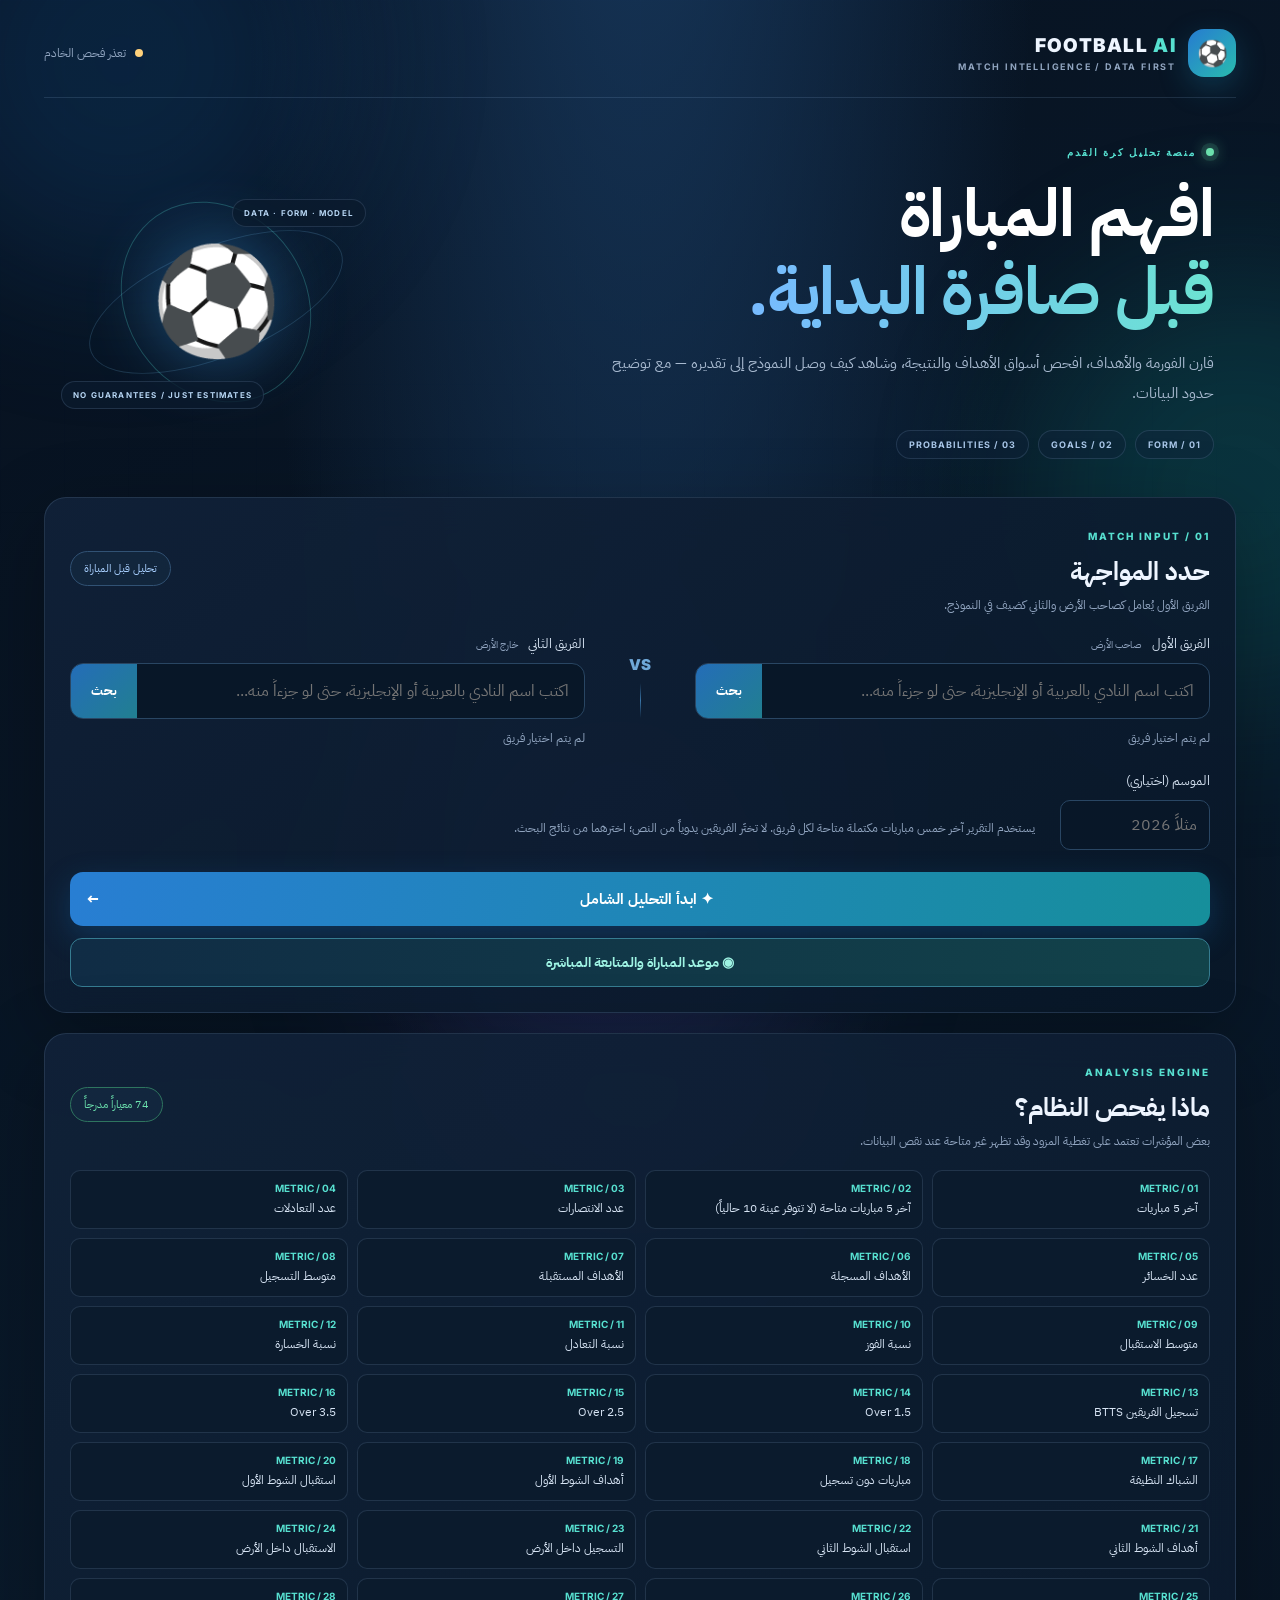
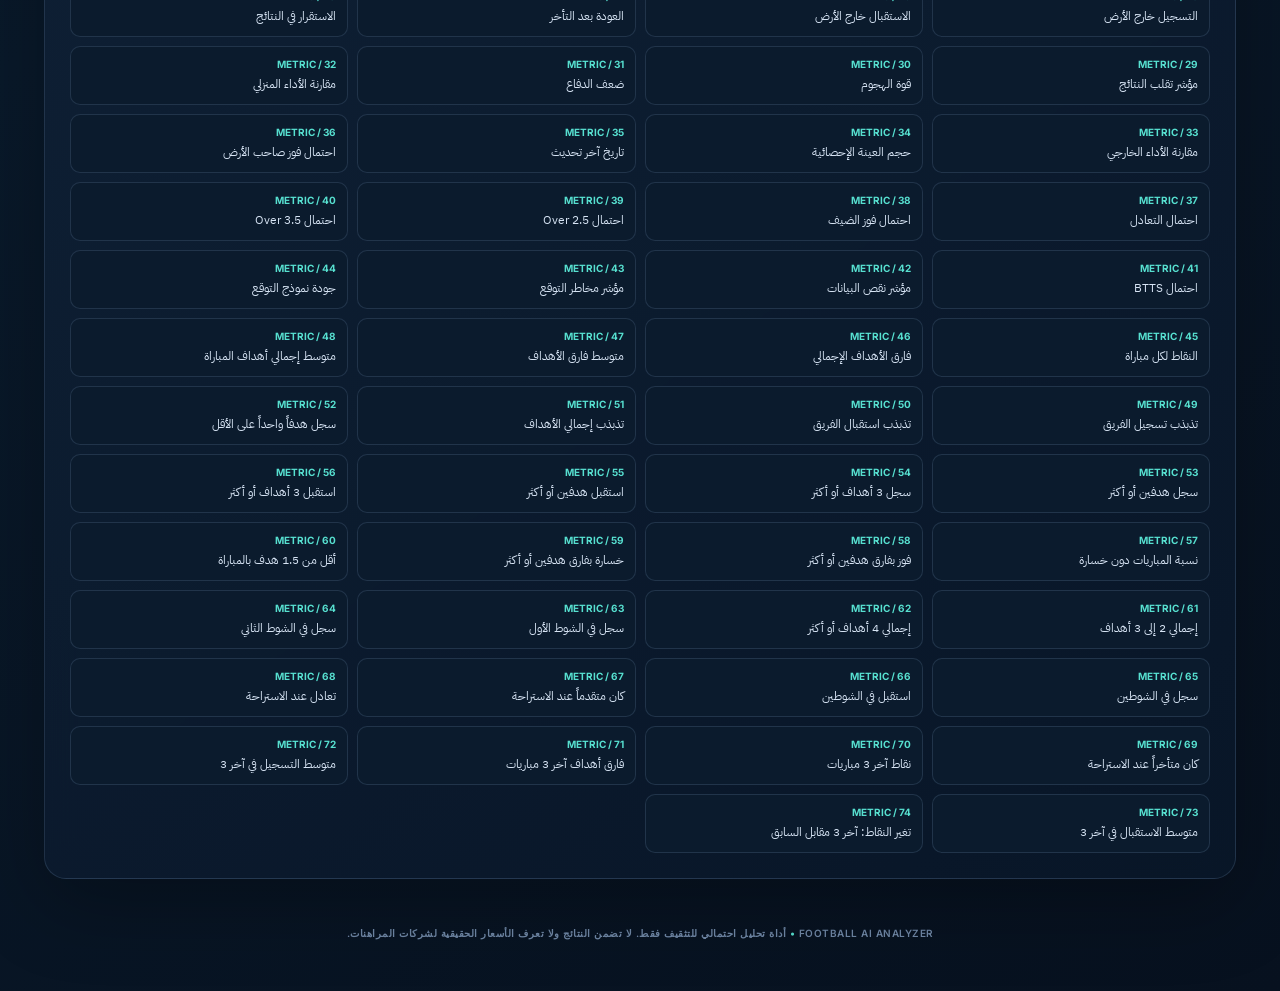
<file: site/index.html>
<!doctype html>
<html lang="ar" dir="rtl">
<head>
<meta charset="utf-8"><meta name="viewport" content="width=device-width, initial-scale=1">
<meta name="theme-color" content="#07111f">
<title>FOOTBALL AI ANALYZER — Match Intelligence</title>
<link rel="preconnect" href="https://fonts.googleapis.com"><link rel="preconnect" href="https://fonts.gstatic.com" crossorigin>
<link href="https://fonts.googleapis.com/css2?family=IBM+Plex+Sans+Arabic:wght@400;500;600;700&family=Inter:wght@400;500;600;700;800;900&display=swap" rel="stylesheet">
<link rel="stylesheet" href="./style.css">
</head>
<body>
<div class="ambient ambient-one"></div><div class="ambient ambient-two"></div><div class="ambient ambient-three"></div><div class="pitch-lines"></div>
<div class="shell">
  <header class="topbar"><a class="brand" href="#top"><div class="brand-mark">⚽</div><div><div class="brand-name">FOOTBALL <span>AI</span></div><div class="brand-sub">MATCH INTELLIGENCE / DATA FIRST</div></div></a><div class="status"><i id="statusDot"></i><span id="statusText">جارٍ فحص مصدر البيانات</span></div></header>
  <section class="hero" id="top"><div class="hero-copy"><div class="eyebrow"><span class="live-pulse"></span> منصة تحليل كرة القدم</div><h1>افهم المباراة<br><span>قبل صافرة البداية.</span></h1><p>قارن الفورمة والأهداف، افحص أسواق الأهداف والنتيجة، وشاهد كيف وصل النموذج إلى تقديره — مع توضيح حدود البيانات.</p><div class="hero-tags"><span>01 / FORM</span><span>02 / GOALS</span><span>03 / PROBABILITIES</span></div></div><div class="hero-visual"><div class="orbit orbit-a"></div><div class="orbit orbit-b"></div><div class="hero-ball">⚽</div><div class="hero-chip chip-top">DATA · FORM · MODEL</div><div class="hero-chip chip-bottom">NO GUARANTEES / JUST ESTIMATES</div></div></section>
  <section class="panel match-panel"><div class="section-head"><div><span class="step">01 / MATCH INPUT</span><h2>حدد المواجهة</h2><p class="section-desc">الفريق الأول يُعامل كصاحب الأرض والثاني كضيف في النموذج.</p></div><span class="pill">تحليل قبل المباراة</span></div>
    <div class="match-grid">
      <div class="team-field"><label>الفريق الأول <small>صاحب الأرض</small></label><div class="search-wrap"><input id="teamAInput" placeholder="اكتب اسم النادي بالعربية أو الإنجليزية، حتى لو جزءاً منه..." autocomplete="off"><button class="search-btn" onclick="searchTeam('A')">بحث</button></div><div id="teamAResults" class="results"></div><div id="teamASelected" class="selected">لم يتم اختيار فريق</div></div>
      <div class="versus"><span>VS</span><i></i></div>
      <div class="team-field"><label>الفريق الثاني <small>خارج الأرض</small></label><div class="search-wrap"><input id="teamBInput" placeholder="اكتب اسم النادي بالعربية أو الإنجليزية، حتى لو جزءاً منه..." autocomplete="off"><button class="search-btn" onclick="searchTeam('B')">بحث</button></div><div id="teamBResults" class="results"></div><div id="teamBSelected" class="selected">لم يتم اختيار فريق</div></div>
    </div>
    <div class="options-row"><div><label for="season">الموسم (اختياري)</label><input id="season" type="number" placeholder="مثلاً 2026" min="2000" max="2100"></div><div class="hint">يستخدم التقرير آخر خمس مباريات مكتملة متاحة لكل فريق. لا تختَر الفريقين يدوياً من النص؛ اخترهما من نتائج البحث.</div></div>
    <button id="analyzeBtn" class="primary" onclick="runAnalysis()"><span>✦</span> ابدأ التحليل الشامل <b>←</b></button>
    <button id="matchCenterBtn" class="match-center-trigger" onclick="loadMatchCenter()">◉ موعد المباراة والمتابعة المباشرة</button>
    <div id="errorBox" class="error hidden"></div>
  </section>
  <section id="matchCenterPanel" class="panel match-center hidden">
    <div class="section-head"><div><span class="step">LIVE MATCH CENTER</span><h2>مركز المباراة المباشر</h2><p class="section-desc">العدّ التنازلي قبل البداية، والنتيجة والأحداث أثناء اللعب من Highlightly.</p></div><span id="mcBadge" class="pill">بانتظار اختيار المباراة</span></div>
    <div class="mc-scoreboard">
      <div class="mc-team"><img id="mcHomeLogo" alt=""/><strong id="mcHomeName">صاحب الأرض</strong><small>HOME</small></div>
      <div class="mc-middle"><span id="mcStatus">—</span><strong id="mcScore">VS</strong><b id="mcClock">—</b><small id="mcKickoff">—</small></div>
      <div class="mc-team"><img id="mcAwayLogo" alt=""/><strong id="mcAwayName">الضيف</strong><small>AWAY</small></div>
    </div>
    <div class="mc-timer-wrap"><span id="mcTimerLabel">الوقت المتبقي لبداية المباراة</span><strong id="mcTimer">—</strong><small id="mcTimerHint">يظهر الموعد حسب توقيت جهازك</small></div>
    <div class="mc-events-head"><h3>أحداث المباراة</h3><button class="outline" id="mcRefreshBtn" onclick="refreshMatchCenter(true)">تحديث الآن ↻</button></div>
    <div id="mcEvents" class="mc-events"><div class="selected">اختر الفريقين ثم اضغط على متابعة المباراة.</div></div>
    <div class="mc-footnote" id="mcFootnote">تُحدّث الأحداث دورياً. قائمة Highlightly الحالية لا تتضمن التسلل أو الإصابة كحدثين مستقلين؛ لذلك لن نعرضهما إلا إذا أرسلهما المزود ضمن بيانات المباراة.</div>
  </section>

  <section id="report" class="hidden">
    <div class="report-head"><div><span class="step">02 / ANALYSIS REPORT</span><h2>تقرير المواجهة</h2><p id="generatedAt" class="muted"></p></div><button class="outline" onclick="window.print()">طباعة التقرير ⎙</button></div>
    <div id="summaryCards" class="summary-grid"></div>
    <div class="panel model-panel"><div class="section-head"><div><span class="step">MODEL OUTPUT</span><h3>من يملك الأفضلية؟</h3></div><span class="pill amber">تقدير إحصائي</span></div><div id="modelBox"></div><div id="predictionHero"></div></div>
    <div class="panel betting-panel"><div class="section-head"><div><span class="step">MARKET PROBABILITIES</span><h3>احتمالات أسواق المباراة</h3><p class="section-desc">200 سوق للمقارنة؛ الاحتمالات تقديرات نموذجية وليست أسعار مراهنات فعلية.</p></div><span class="pill">200 سوقاً واحتمالاً</span></div><div id="bettingPanel"></div></div>
    <div class="panel"><div class="section-head"><div><span class="step">WHY THIS ESTIMATE?</span><h3>لماذا رجّح النموذج هذه القراءة؟</h3></div></div><div id="reasoningPanel" class="reason-grid"></div></div>
    <div class="panel"><div class="section-head"><div><span class="step">TEAM COMPARISON</span><h3>مقارنة الفريقين</h3></div></div><div id="comparison"></div></div>
    <div class="panel"><div class="section-head"><div><span class="step">ANALYSIS METRICS</span><h3>تفاصيل المؤشرات</h3><p class="section-desc">30 مؤشراً إضافياً مشتقة من نفس عينة آخر خمس مباريات؛ لا تعني زيادة عدد المباريات.</p></div></div><div id="analysisPoints" class="points-grid"></div></div>
    <div class="panel"><div class="section-head"><div><span class="step">RECENT FORM</span><h3>آخر المباريات المكتملة</h3></div></div><div id="recentMatches" class="recent-grid"></div></div>
    <div id="warnings" class="warning-list"></div>
  </section>
  <section class="panel modules"><div class="section-head"><div><span class="step">ANALYSIS ENGINE</span><h2>ماذا يفحص النظام؟</h2><p class="section-desc">بعض المؤشرات تعتمد على تغطية المزود وقد تظهر غير متاحة عند نقص البيانات.</p></div><span class="pill green">74 معياراً مدرجاً</span></div><div id="moduleList" class="module-grid"></div></section>
  <footer>FOOTBALL AI ANALYZER <span>•</span> أداة تحليل احتمالي للتثقيف فقط. لا تضمن النتائج ولا تعرف الأسعار الحقيقية لشركات المراهنات.</footer>
</div>
<script src="./config.js"></script><script src="./app.js"></script>
</body></html>
</file>
<file: site/style.css>
:root{--bg:#07111f;--panel:rgba(13,27,47,.82);--panel2:#10223a;--line:rgba(142,177,219,.17);--text:#eef5ff;--muted:#91a5c0;--blue:#64a9ff;--cyan:#57e0d0;--green:#6be0ad;--amber:#ffd17b;--red:#ff8294;--shadow:0 24px 80px rgba(0,0,0,.28)}*{box-sizing:border-box}html{scroll-behavior:smooth}body{margin:0;min-height:100vh;background:radial-gradient(ellipse at 50% -20%,#183a60 0,transparent 45%),linear-gradient(145deg,#07111f,#09192a 48%,#07111f);color:var(--text);font-family:'IBM Plex Sans Arabic',sans-serif;overflow-x:hidden}.ambient{position:fixed;z-index:-2;width:440px;height:440px;border-radius:50%;filter:blur(85px);opacity:.17;pointer-events:none}.ambient-one{background:#1c7bd5;top:-160px;left:-100px;animation:floatOne 19s ease-in-out infinite alternate}.ambient-two{background:#13bca9;right:-180px;top:30%;animation:floatTwo 23s ease-in-out infinite alternate}.ambient-three{background:#6543be;bottom:-230px;left:30%;animation:floatOne 25s ease-in-out infinite alternate-reverse}.pitch-lines{position:fixed;inset:0;z-index:-1;opacity:.13;pointer-events:none;background-image:linear-gradient(rgba(117,163,211,.09) 1px,transparent 1px),linear-gradient(90deg,rgba(117,163,211,.09) 1px,transparent 1px);background-size:64px 64px;mask-image:linear-gradient(to bottom,black,transparent 88%)}@keyframes floatOne{to{transform:translate(100px,90px) scale(1.25)}}@keyframes floatTwo{to{transform:translate(-120px,120px) scale(.82)}}.shell{max-width:1240px;margin:auto;padding:24px}.topbar{display:flex;align-items:center;justify-content:space-between;padding:5px 0 20px;border-bottom:1px solid var(--line)}.brand{display:flex;align-items:center;gap:12px;text-decoration:none;color:inherit}.brand-mark{width:48px;height:48px;border-radius:16px;display:grid;place-items:center;font-size:25px;background:linear-gradient(135deg,#267bd1,#29bcae);box-shadow:0 10px 30px #1b8fba44}.brand-name{font:900 19px Inter,sans-serif;letter-spacing:1.3px}.brand-name span{color:var(--cyan)}.brand-sub{font:700 9px Inter,sans-serif;letter-spacing:1.8px;color:var(--muted);margin-top:4px}.status{font-size:12px;color:var(--muted);display:flex;align-items:center;gap:9px}.status i{width:8px;height:8px;border-radius:50%;background:var(--amber)}.status i.online{background:var(--green);box-shadow:0 0 15px var(--green)}.hero{min-height:300px;display:flex;align-items:center;justify-content:space-between;padding:48px 22px 38px}.hero-copy{max-width:690px}.eyebrow,.step{font:800 10px Inter,sans-serif;letter-spacing:2px;color:var(--cyan)}.eyebrow{display:flex;align-items:center;gap:10px}.live-pulse{width:8px;height:8px;border-radius:50%;background:var(--green);box-shadow:0 0 0 5px #6be0ad20,0 0 15px var(--green)}h1{font-size:clamp(38px,6vw,66px);line-height:1.18;margin:17px 0;color:#fff;letter-spacing:-1px}h1 span{background:linear-gradient(90deg,#77baff,#6ce3d2);background-clip:text;color:transparent}.hero p{max-width:630px;color:#a8bad0;line-height:2;font-size:15px}.hero-tags{display:flex;gap:9px;flex-wrap:wrap;margin-top:22px}.hero-tags span{font:700 9px Inter,sans-serif;letter-spacing:1px;color:#a9c7e9;border:1px solid var(--line);border-radius:30px;padding:8px 12px;background:#10233a77}.hero-visual{position:relative;width:300px;height:230px;display:grid;place-items:center;flex-shrink:0}.hero-ball{font-size:105px;filter:drop-shadow(0 0 35px #3c9be477);animation:ballFloat 5s ease-in-out infinite}.orbit{position:absolute;border:1px solid #75b8e533;border-radius:50%;transform:rotate(-22deg)}.orbit-a{width:270px;height:110px;animation:orbit 16s linear infinite}.orbit-b{width:210px;height:180px;transform:rotate(55deg);border-color:#57e0d044;animation:orbit 20s linear infinite reverse}@keyframes ballFloat{50%{transform:translateY(-12px) rotate(9deg)}}@keyframes orbit{to{rotate:360deg}}.hero-chip{position:absolute;font:700 8px Inter,sans-serif;letter-spacing:1.2px;color:#b7d6f4;background:#0b1b2dcc;border:1px solid var(--line);border-radius:30px;padding:8px 11px}.chip-top{top:12px;right:0}.chip-bottom{bottom:8px;left:-5px}.panel{background:linear-gradient(145deg,rgba(17,34,57,.91),rgba(9,23,40,.91));border:1px solid var(--line);border-radius:22px;padding:25px;margin-bottom:20px;box-shadow:var(--shadow);backdrop-filter:blur(18px)}.section-head,.report-head{display:flex;align-items:center;justify-content:space-between;gap:16px;margin-bottom:20px}h2,h3{margin:6px 0 0}h2{font-size:25px}h3{font-size:20px}.section-desc{font-size:12px;color:var(--muted);margin:6px 0 0}.pill{font-size:11px;border:1px solid #315274;color:#a8d0ff;border-radius:30px;padding:8px 13px;white-space:nowrap;background:#17304a66}.pill.green{color:var(--green);border-color:#2e755f}.pill.amber{color:var(--amber);border-color:#775d32}.match-grid{display:grid;grid-template-columns:1fr 74px 1fr;gap:18px;align-items:center}.team-field label,.options-row label{display:block;color:#d1deed;font-size:13px;margin-bottom:10px}.team-field label small{color:var(--muted);font-size:10px;margin-right:7px}.search-wrap{display:flex;background:#081728;border:1px solid #294663;border-radius:13px;overflow:hidden;transition:.2s}.search-wrap:focus-within{border-color:#5aaaff;box-shadow:0 0 0 3px #5aaaff1b}.search-wrap input{border:0;background:transparent;flex:1;min-width:0;padding:15px;color:#fff;outline:none;font:inherit}.search-btn{border:0;background:linear-gradient(135deg,#246db8,#217f91);color:white;padding:0 20px;font-family:inherit;font-size:13px;font-weight:700;cursor:pointer}.versus{text-align:center;color:#6fa8d8;font:900 15px Inter}.versus span{display:block}.versus i{display:block;height:35px;width:1px;background:linear-gradient(transparent,#3975a8,transparent);margin:9px auto}.selected{font-size:12px;color:var(--muted);margin-top:10px;min-height:20px}.results{position:relative;z-index:5}.result-item{display:flex;align-items:center;gap:10px;width:100%;text-align:right;border:1px solid #294663;background:#10243a;color:white;padding:11px 13px;cursor:pointer}.result-item:hover{background:#1a3858}.result-item img{width:27px;height:27px;object-fit:contain}.options-row{display:flex;align-items:end;gap:25px;margin:22px 0}.options-row input{background:#081728;border:1px solid #294663;border-radius:10px;padding:12px;color:white;width:150px;font:inherit}.hint{font-size:12px;color:var(--muted);padding-bottom:10px;max-width:700px;line-height:1.8}.primary{width:100%;border:0;border-radius:13px;padding:16px;background:linear-gradient(100deg,#287ed3,#168f9b);color:white;font-family:inherit;font-weight:800;font-size:15px;cursor:pointer;box-shadow:0 10px 30px #1677c344;transition:transform .2s,filter .2s}.primary:hover{transform:translateY(-2px);filter:brightness(1.12)}.primary:disabled{opacity:.65;cursor:wait}.primary b{float:left}.error{margin-top:14px;color:#ffc2c2;background:#572b35;border:1px solid #89404e;padding:12px;border-radius:10px;font-size:13px}.hidden{display:none!important}.report-head{margin:36px 0 19px}.muted{color:var(--muted);font-size:12px}.outline{background:#10243a;border:1px solid #3b5879;color:#c2e0ff;border-radius:10px;padding:11px 15px;cursor:pointer}.summary-grid{display:grid;grid-template-columns:repeat(4,1fr);gap:12px;margin-bottom:20px}.stat-card{background:linear-gradient(145deg,#142b46,#0c1c30);border:1px solid var(--line);border-radius:16px;padding:17px}.stat-card small{color:var(--muted);font-size:11px}.stat-card strong{display:block;font:800 26px Inter;margin:8px 0;color:#fff}.stat-card em{font-size:11px;color:var(--cyan);font-style:normal}.score-prediction{display:flex;justify-content:space-between;align-items:center;gap:20px;padding:20px;border:1px solid #3978a355;border-radius:17px;background:radial-gradient(circle at 15% 50%,#236b9144,transparent 45%),#0a1b2e;margin-bottom:14px}.score-prediction>div:first-child small,.xg-pair small{display:block;color:var(--muted);font-size:11px}.score-prediction>div:first-child strong{display:block;font:900 48px Inter;color:#fff;margin:4px 0}.score-prediction>div:first-child span{font-size:12px;color:#bdd2e9}.xg-pair{display:flex;gap:25px}.xg-pair b{display:block;font:800 25px Inter;color:var(--cyan);margin-top:8px}.prob-grid{display:grid;grid-template-columns:repeat(3,1fr);gap:10px}.prob{background:#0b1b2d;border:1px solid var(--line);border-radius:13px;padding:15px;text-align:center}.prob span{display:block;color:#c4d7eb;font-size:12px}.prob strong{display:block;font:800 25px Inter;color:var(--cyan);margin-top:8px}.bar{height:7px;background:#24364e;border-radius:8px;overflow:hidden;margin-top:9px}.bar i{display:block;height:100%;background:linear-gradient(90deg,#287ed3,#55d6cf);border-radius:8px}.model-note{color:var(--muted);font-size:11px;margin-top:13px;line-height:1.9}.market-group{margin:18px 0}.market-group h4,.scores-box h4{margin:0 0 11px;color:#d8e9fb;font-size:14px}.market-grid{display:grid;grid-template-columns:repeat(4,1fr);gap:9px}.market-card{padding:13px;background:#0a1a2c;border:1px solid var(--line);border-radius:13px;min-width:0}.market-card span{display:block;font-size:11px;color:#b8cce2;min-height:34px}.market-card strong{display:block;font:800 22px Inter;color:#76dfd0;margin:7px 0}.market-card small{display:block;font-size:10px;color:var(--muted);margin-top:8px}.pick-card{margin-top:18px;padding:18px;border-radius:16px;border:1px solid #3a9e8a66;background:linear-gradient(120deg,#124a494d,#10253b)}.pick-kicker{font:800 9px Inter,sans-serif;letter-spacing:1.5px;color:var(--cyan)}.pick-main{display:flex;justify-content:space-between;align-items:center;gap:20px}.pick-main h4{font-size:19px;margin:9px 0 4px}.pick-main p{font-size:12px;color:#b8cce0;margin:0}.pick-main>strong{font:900 32px Inter;color:var(--green)}.pick-foot{font-size:11px;color:var(--muted);line-height:1.8;margin-bottom:0}.scores-box{margin-top:18px}.score-list{display:grid;grid-template-columns:repeat(5,1fr);gap:8px}.score-list>div{display:flex;justify-content:space-between;gap:8px;padding:11px;background:#0b1b2d;border:1px solid var(--line);border-radius:10px}.score-list b{font:800 16px Inter}.score-list span{font:700 12px Inter;color:var(--cyan)}.reason-grid{display:grid;grid-template-columns:repeat(2,1fr);gap:10px}.reason-card{padding:15px;border:1px solid var(--line);border-radius:13px;background:#0b1b2d}.reason-card>span{font:700 8px Inter;letter-spacing:1.3px;color:var(--cyan)}.reason-card h4{margin:8px 0;font-size:14px}.reason-card p{margin:0 0 8px;color:#d4e2f2;font-size:12px;line-height:1.7}.reason-card small{color:var(--muted);font-size:11px;line-height:1.7}.compare-table{width:100%;border-collapse:collapse;font-size:13px}.compare-table th,.compare-table td{padding:12px;border-bottom:1px solid var(--line);text-align:center}.compare-table th:first-child,.compare-table td:first-child{text-align:right;color:#b6c6da}.compare-table th{color:#9fcaff}.points-grid{display:grid;grid-template-columns:repeat(3,1fr);gap:9px}.point{background:#0b1b2d;border:1px solid var(--line);border-radius:11px;padding:12px}.point .pname{font-size:12px;color:#dce9f9}.point .pvalue{font:800 15px Inter;margin-top:7px;color:#69d7c7}.point .pnote{font-size:10px;color:var(--muted);margin-top:4px}.recent-grid{display:grid;grid-template-columns:1fr 1fr;gap:18px}.recent-team h4{margin:0 0 10px}.match-row{display:flex;justify-content:space-between;gap:10px;padding:10px 0;border-bottom:1px solid var(--line);font-size:12px;color:#c7d5e6}.form-chip{display:inline-grid;place-items:center;width:22px;height:22px;border-radius:6px;font:700 10px Inter;margin-left:4px}.W{background:#1b654e;color:#a4f2d1}.D{background:#6c5927;color:#ffe3a2}.L{background:#71333b;color:#ffc1c1}.warning-list{margin:15px 0}.warning{padding:11px 14px;background:#3b3020;border:1px solid #735b32;color:#f3d9a9;border-radius:10px;margin:8px 0;font-size:12px}.module-grid{display:grid;grid-template-columns:repeat(4,1fr);gap:9px}.module{background:#0b1b2d;border:1px solid var(--line);border-radius:10px;padding:11px;font-size:12px;color:#d7e4f4}.module span{display:block;color:var(--cyan);font:700 10px Inter;margin-bottom:5px}footer{text-align:center;color:#7088a7;font:600 10px Inter;letter-spacing:.5px;padding:28px 8px}footer span{color:var(--cyan)}@media(max-width:850px){.shell{padding:15px}.hero{padding:34px 7px}.hero-visual{width:210px;transform:scale(.82);margin-left:-25px}.summary-grid{grid-template-columns:repeat(2,1fr)}.market-grid{grid-template-columns:repeat(3,1fr)}.points-grid{grid-template-columns:repeat(2,1fr)}.module-grid{grid-template-columns:repeat(3,1fr)}}@media(max-width:620px){.topbar{align-items:flex-start}.brand-name{font-size:16px}.status{max-width:130px;font-size:10px}.hero{padding:32px 3px;min-height:0}.hero-visual{display:none}h1{font-size:39px}.panel{padding:17px;border-radius:17px}.section-head{align-items:flex-start}.match-grid{grid-template-columns:1fr;gap:12px}.versus{display:flex;align-items:center;justify-content:center;gap:12px}.versus i{height:1px;width:55px;margin:0}.options-row{align-items:flex-start;flex-direction:column;gap:8px}.options-row input{width:100%}.summary-grid{gap:8px}.stat-card{padding:13px}.stat-card strong{font-size:22px}.prob-grid{grid-template-columns:1fr 1fr}.market-grid{grid-template-columns:repeat(2,1fr)}.score-prediction{align-items:flex-start;flex-direction:column}.score-prediction>div:first-child strong{font-size:40px}.xg-pair{width:100%;justify-content:space-between;gap:10px}.score-list{grid-template-columns:repeat(2,1fr)}.reason-grid{grid-template-columns:1fr}.points-grid{grid-template-columns:1fr 1fr}.module-grid{grid-template-columns:repeat(2,1fr)}.recent-grid{grid-template-columns:1fr}.report-head{align-items:flex-start}.compare-table{font-size:11px}.compare-table th,.compare-table td{padding:8px 5px}.pick-main{align-items:flex-start}.pick-main>strong{font-size:26px}}@media(prefers-reduced-motion:reduce){*,*::before,*::after{scroll-behavior:auto!important;animation:none!important;transition:none!important}}@media print{body{background:#fff;color:#111}.ambient,.pitch-lines{display:none}.shell{max-width:none}.panel,.stat-card,.point,.prob,.market-card,.reason-card{background:#fff;color:#111;box-shadow:none;border-color:#bbb}.muted,.pnote,.point .pname,.model-note,.market-card small{color:#444}.topbar,.hero,.match-panel,.modules,footer,.outline{display:none!important}#report{display:block!important}.report-head{margin-top:0}}

/* Live match center */
.match-center-trigger{width:100%;margin-top:12px;padding:13px 16px;border-radius:12px;border:1px solid #367c91;background:linear-gradient(100deg,#102c45,#12434a);color:#9ef3e3;font:700 14px 'IBM Plex Sans Arabic',sans-serif;cursor:pointer;transition:.2s}.match-center-trigger:hover{filter:brightness(1.2);transform:translateY(-1px)}.match-center-trigger:disabled{opacity:.6;cursor:wait}.match-center{margin-top:18px;scroll-margin-top:18px}.mc-scoreboard{display:grid;grid-template-columns:1fr minmax(150px,1fr) 1fr;align-items:center;gap:12px;padding:24px 16px;border:1px solid #2b536e;border-radius:18px;background:radial-gradient(circle at 50% 0,#1e6b7844,transparent 60%),#091b2d}.mc-team{display:flex;flex-direction:column;align-items:center;gap:9px;text-align:center}.mc-team img{width:64px;height:64px;object-fit:contain;filter:drop-shadow(0 5px 12px #0007)}.mc-team strong{font-size:15px;color:#f2f8ff}.mc-team small{font:700 9px Inter,sans-serif;letter-spacing:1.5px;color:#78b6d2}.mc-middle{text-align:center;display:flex;flex-direction:column;align-items:center;gap:7px}.mc-middle>span{font-size:11px;color:#8eb9d5}.mc-middle>strong{font:900 clamp(28px,5vw,44px) Inter,sans-serif;color:#fff;letter-spacing:2px}.mc-middle>b{font:800 16px Inter,sans-serif;color:#5ce0c7}.mc-middle>small{font-size:10px;color:#94a9bf;line-height:1.6}.mc-timer-wrap{margin-top:14px;padding:17px;text-align:center;border:1px solid #2c6a6c;border-radius:15px;background:linear-gradient(110deg,#0d302f88,#10253a)}.mc-timer-wrap span,.mc-timer-wrap small{display:block;color:#a9c8d8;font-size:11px}.mc-timer-wrap strong{display:block;margin:7px 0;font:900 clamp(25px,5vw,38px) Inter,sans-serif;color:#6ff0d5;direction:ltr}.mc-events-head{display:flex;align-items:center;justify-content:space-between;gap:12px;margin:22px 0 10px}.mc-events-head h3{font-size:17px}.mc-events{display:flex;flex-direction:column;gap:8px}.mc-event{display:grid;grid-template-columns:54px 30px 1fr 28px;gap:10px;align-items:center;padding:11px 13px;border:1px solid var(--line);border-radius:12px;background:#0b1b2d}.mc-event time{font:800 13px Inter,sans-serif;color:#72dfcf;direction:ltr;text-align:center}.mc-event-icon{font-size:18px;text-align:center}.mc-event-copy{display:flex;flex-direction:column;gap:3px;min-width:0}.mc-event-copy strong{font-size:12px;color:#f2f7ff}.mc-event-copy span,.mc-event-copy small{font-size:10px;color:#9db3c9}.mc-event-copy b{font-size:12px;color:#dcecff}.mc-event>img{width:25px;height:25px;object-fit:contain}.mc-empty{padding:16px;border:1px dashed #34536d;border-radius:12px;color:#a8bed2;font-size:12px;text-align:center;line-height:1.8}.mc-footnote{margin-top:12px;color:#849db7;font-size:10px;line-height:1.8}.live-pill{color:#ffb3b3!important;border-color:#984c5a!important;background:#572b3544!important;animation:mcPulse 1.8s infinite}@keyframes mcPulse{50%{box-shadow:0 0 0 5px #ef59651c}}@media(max-width:600px){.mc-scoreboard{grid-template-columns:1fr 1fr;row-gap:20px}.mc-middle{grid-column:1/-1;grid-row:2}.mc-team img{width:48px;height:48px}.mc-event{grid-template-columns:42px 24px 1fr 22px;padding:9px 8px;gap:7px}.mc-event time{font-size:11px}.mc-events-head{align-items:flex-start}}

.market80-summary{display:grid;grid-template-columns:repeat(3,1fr);gap:10px;margin:12px 0 18px}.market80-summary>div{background:#0b1b2d;border:1px solid var(--line);border-radius:13px;padding:13px;text-align:center}.market80-summary strong{display:block;font:900 25px Inter;color:var(--cyan)}.market80-summary span{display:block;font-size:11px;color:var(--muted);margin-top:4px}.market-search-label{display:block;color:#dce9f9;font-size:12px;margin:8px 0}.market-search{width:100%;background:#081728;border:1px solid #294663;border-radius:11px;padding:13px 15px;color:#fff;font:inherit;outline:none;margin-bottom:12px}.market-search:focus{border-color:#5aaaff;box-shadow:0 0 0 3px #5aaaff1b}.market-group h4{display:flex;align-items:center;gap:9px}.market-group h4 small{font-size:10px;color:var(--muted);font-weight:500}.market-unavailable{border-style:dashed;background:#111d2d}.market-unavailable strong{font:700 15px 'IBM Plex Sans Arabic',sans-serif;color:var(--amber)}.market-unavailable .bar{display:none}.market-data-warning{margin-top:16px;padding:13px 15px;background:#3b3020;border:1px solid #735b32;border-radius:12px;color:#f3d9a9;font-size:11px;line-height:1.9}
@media(max-width:620px){.market80-summary{grid-template-columns:1fr 1fr}.market80-summary>div:first-child{grid-column:1/-1}}
</file>
